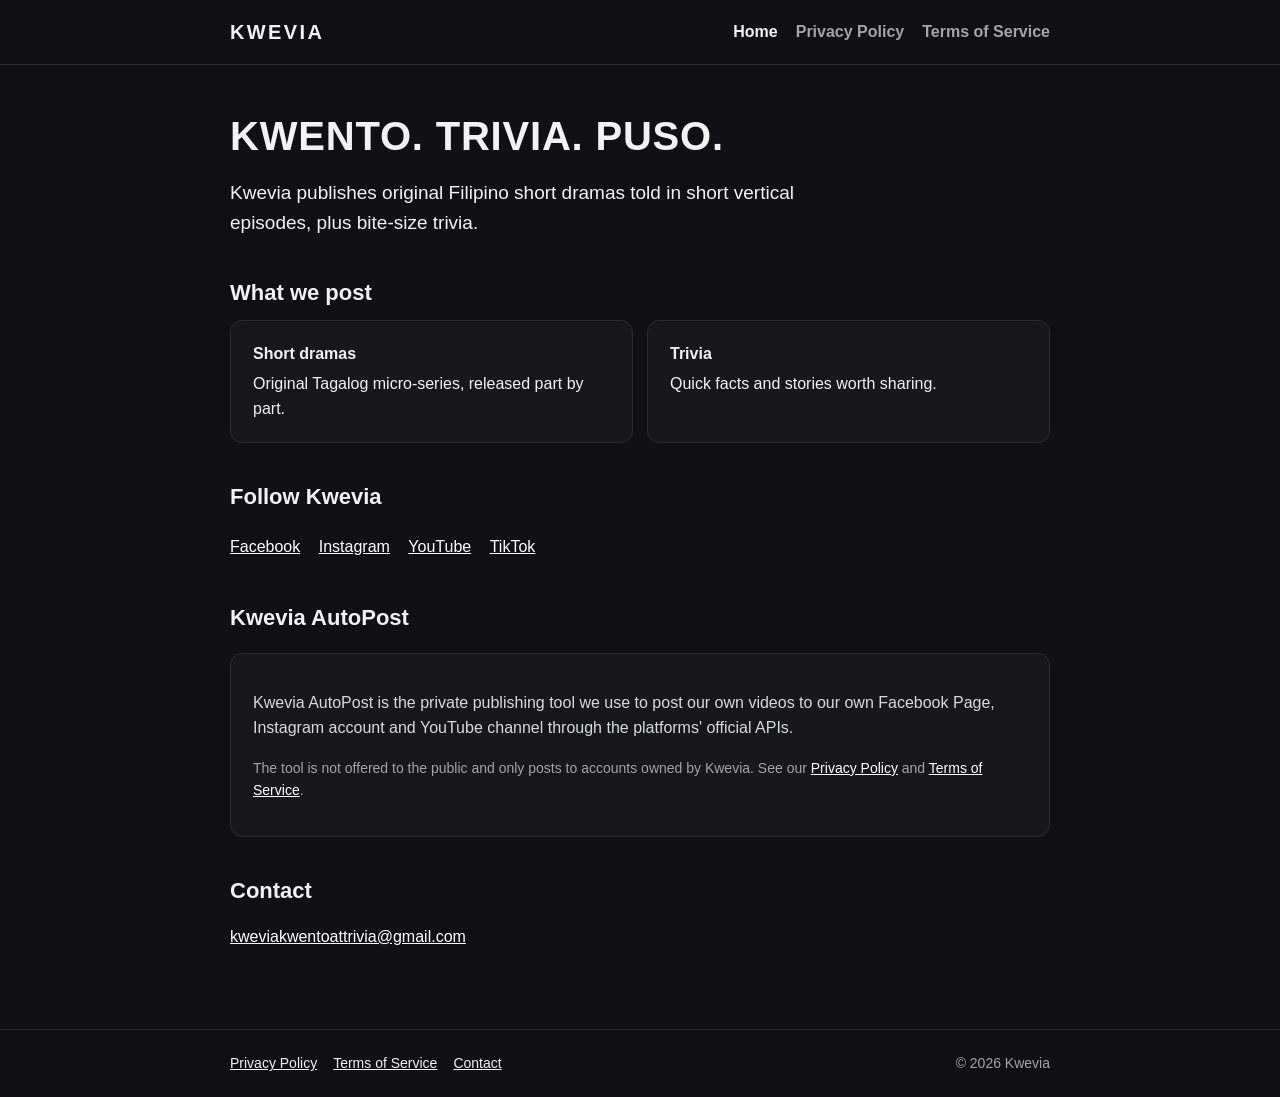
<file: index.html>
<!doctype html>
<html lang="en">
<head>
<meta charset="utf-8">
<meta name="viewport" content="width=device-width, initial-scale=1">
<title>Kwevia — Kwento at Trivia</title>
<meta name="description" content="Kwevia publishes original Filipino short dramas and trivia.">
<link rel="icon" href="logo.png">
<link rel="stylesheet" href="style.css">
</head>
<body>
<header><div class="wrap">
  <a class="brand" href="index.html">KWEVIA</a>
  <nav><a href="index.html" aria-current="page">Home</a><a href="privacy.html">Privacy Policy</a><a href="terms.html">Terms of Service</a></nav>
</div></header>

<main><div class="wrap">
  <h1>Kwento. Trivia. Puso.</h1>
  <p class="lead">Kwevia publishes original Filipino short dramas told in short vertical episodes, plus bite-size trivia.</p>

  <h2>What we post</h2>
  <div class="grid">
    <div class="card"><b>Short dramas</b>Original Tagalog micro-series, released part by part.</div>
    <div class="card"><b>Trivia</b>Quick facts and stories worth sharing.</div>
  </div>

  <h2>Follow Kwevia</h2>
  <p class="social">
    <a href="https://www.facebook.com/kwevia">Facebook</a>
    <a href="https://www.instagram.com/kwev.ia/">Instagram</a>
    <a href="https://www.youtube.com/@kwevia">YouTube</a>
    <a href="https://www.tiktok.com/@kwev.ia">TikTok</a>
  </p>

  <h2>Kwevia AutoPost</h2>
  <div class="card">
    <p>Kwevia AutoPost is the private publishing tool we use to post our own videos to our own Facebook Page,
    Instagram account and YouTube channel through the platforms' official APIs.</p>
    <p class="muted">The tool is not offered to the public and only posts to accounts owned by Kwevia.
    See our <a href="privacy.html">Privacy Policy</a> and <a href="terms.html">Terms of Service</a>.</p>
  </div>

  <h2>Contact</h2>
  <p><a href="mailto:kweviakwentoattrivia@gmail.com">kweviakwentoattrivia@gmail.com</a></p>
</div></main>

<footer><div class="wrap">
  <div><a href="privacy.html">Privacy Policy</a><a href="terms.html">Terms of Service</a><a href="mailto:kweviakwentoattrivia@gmail.com">Contact</a></div>
  <div>© 2026 Kwevia</div>
</div></footer>
</body>
</html>
</file>
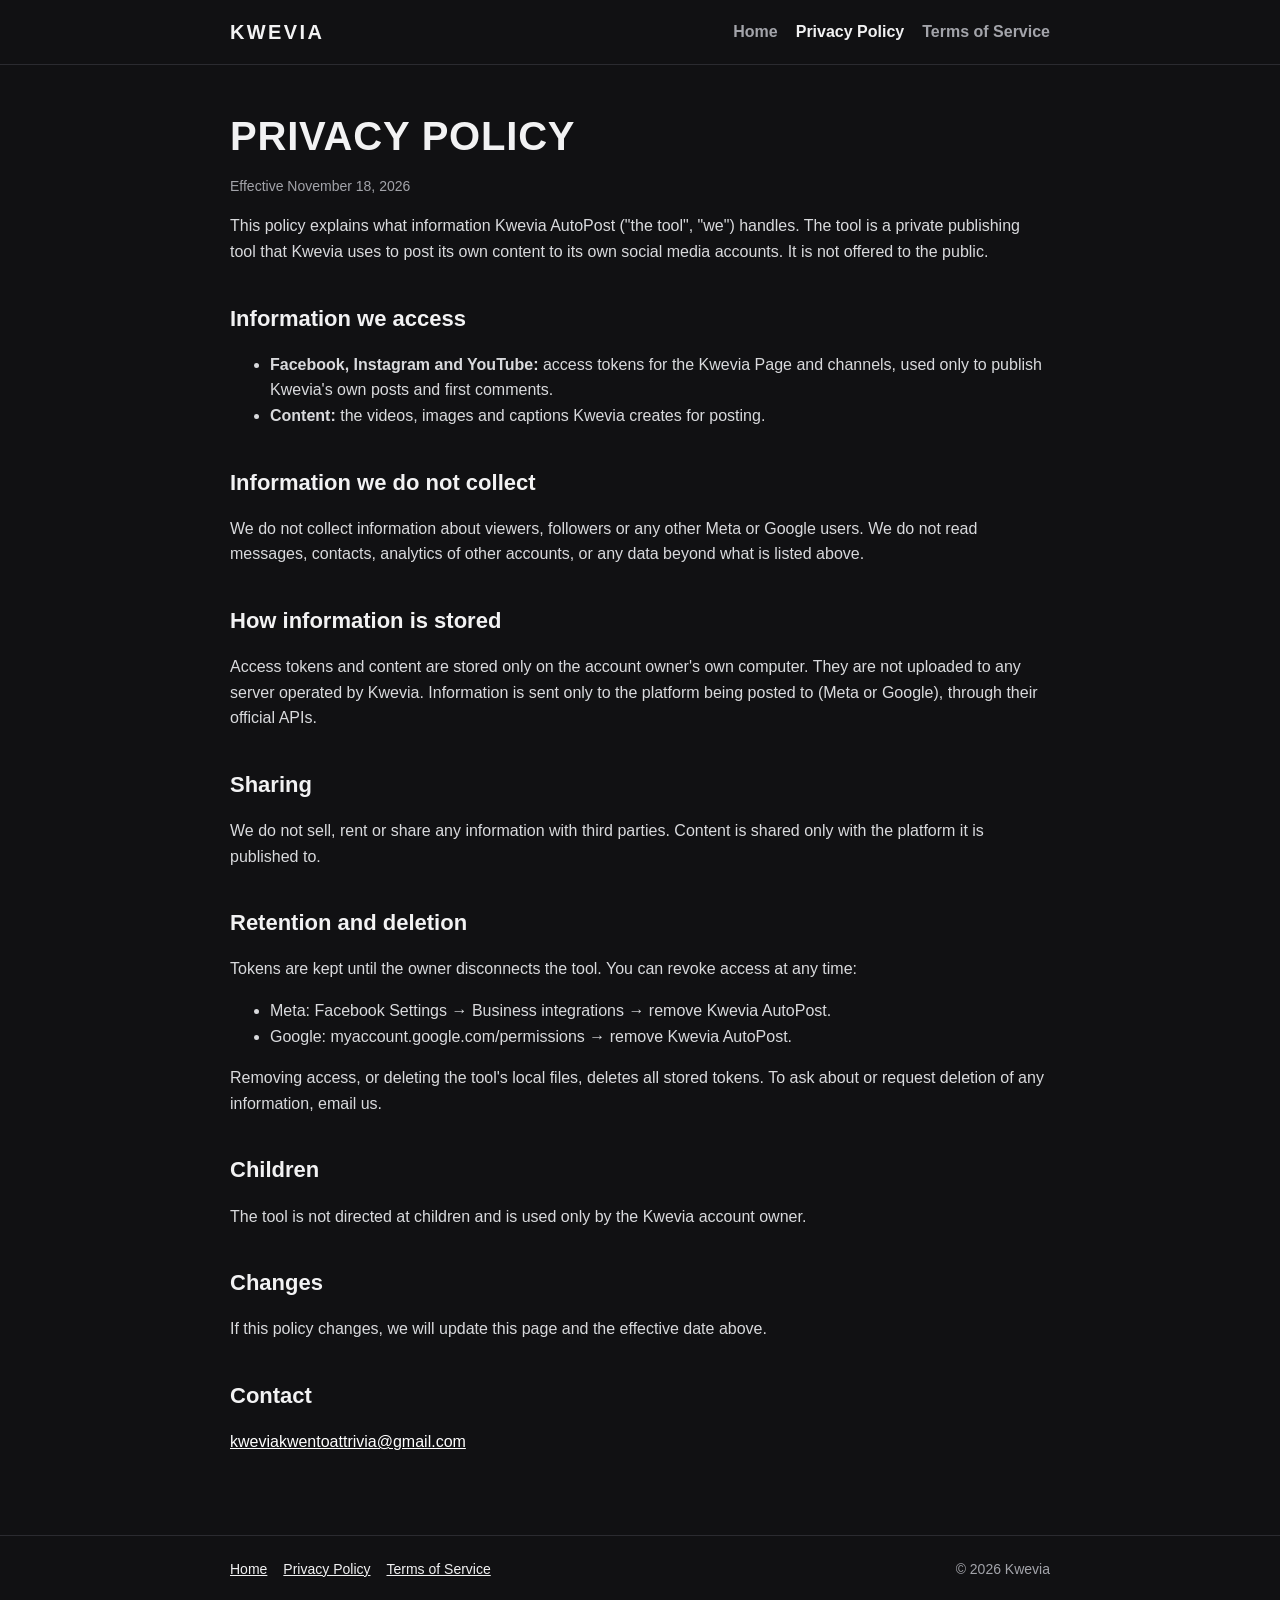
<file: privacy.html>
<!doctype html>
<html lang="en">
<head>
<meta charset="utf-8">
<meta name="viewport" content="width=device-width, initial-scale=1">
<title>Privacy Policy — Kwevia</title>
<link rel="icon" href="logo.png">
<link rel="stylesheet" href="style.css">
</head>
<body>
<header><div class="wrap">
  <a class="brand" href="index.html">KWEVIA</a>
  <nav><a href="index.html">Home</a><a href="privacy.html" aria-current="page">Privacy Policy</a><a href="terms.html">Terms of Service</a></nav>
</div></header>

<main><div class="wrap">
  <h1>Privacy Policy</h1>
  <p class="muted">Effective November 18, 2026</p>

  <p>This policy explains what information Kwevia AutoPost ("the tool", "we") handles. The tool is a private
  publishing tool that Kwevia uses to post its own content to its own social media accounts. It is not
  offered to the public.</p>

  <h2>Information we access</h2>
  <ul>
    <li><b>Facebook, Instagram and YouTube:</b> access tokens for the Kwevia Page and channels, used only to
    publish Kwevia's own posts and first comments.</li>
    <li><b>Content:</b> the videos, images and captions Kwevia creates for posting.</li>
  </ul>

  <h2>Information we do not collect</h2>
  <p>We do not collect information about viewers, followers or any other Meta or Google users.
  We do not read messages, contacts, analytics of other accounts, or any data beyond what is listed above.</p>

  <h2>How information is stored</h2>
  <p>Access tokens and content are stored only on the account owner's own computer. They are not uploaded to
  any server operated by Kwevia. Information is sent only to the platform being posted to (Meta or Google), through their official APIs.</p>

  <h2>Sharing</h2>
  <p>We do not sell, rent or share any information with third parties. Content is shared only with the platform
  it is published to.</p>

  <h2>Retention and deletion</h2>
  <p>Tokens are kept until the owner disconnects the tool. You can revoke access at any time:</p>
  <ul>
    <li>Meta: Facebook Settings → Business integrations → remove Kwevia AutoPost.</li>
    <li>Google: myaccount.google.com/permissions → remove Kwevia AutoPost.</li>
  </ul>
  <p>Removing access, or deleting the tool's local files, deletes all stored tokens. To ask about or request deletion
  of any information, email us.</p>

  <h2>Children</h2>
  <p>The tool is not directed at children and is used only by the Kwevia account owner.</p>

  <h2>Changes</h2>
  <p>If this policy changes, we will update this page and the effective date above.</p>

  <h2>Contact</h2>
  <p><a href="mailto:kweviakwentoattrivia@gmail.com">kweviakwentoattrivia@gmail.com</a></p>
</div></main>

<footer><div class="wrap">
  <div><a href="index.html">Home</a><a href="privacy.html">Privacy Policy</a><a href="terms.html">Terms of Service</a></div>
  <div>© 2026 Kwevia</div>
</div></footer>
</body>
</html>
</file>
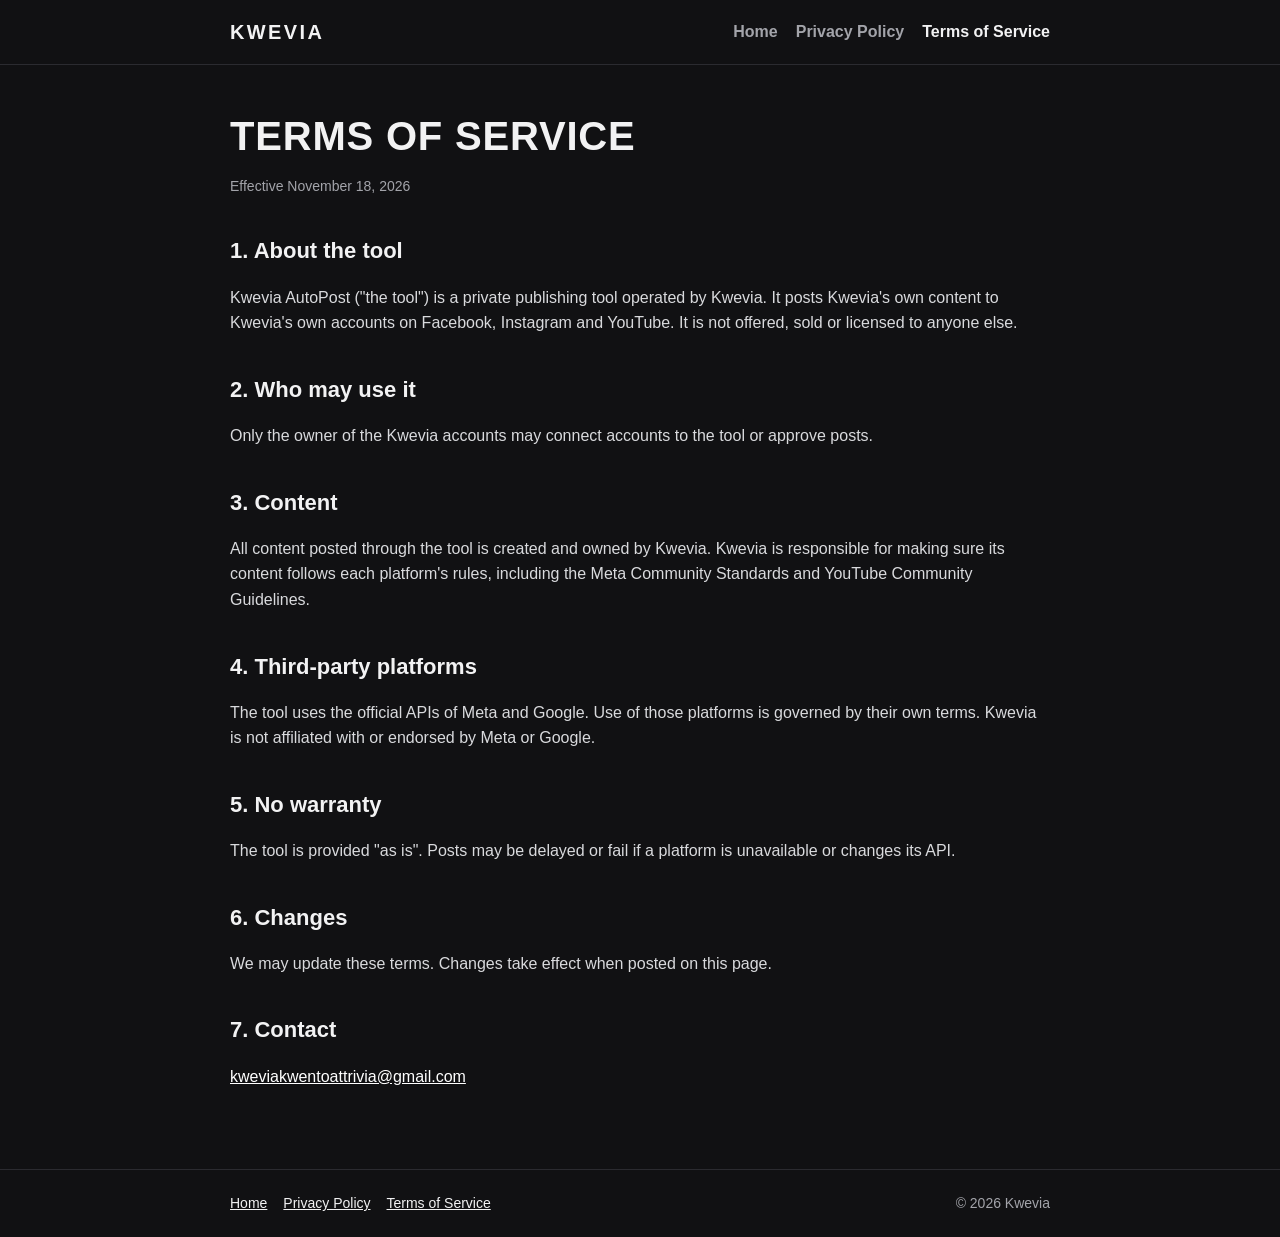
<file: terms.html>
<!doctype html>
<html lang="en">
<head>
<meta charset="utf-8">
<meta name="viewport" content="width=device-width, initial-scale=1">
<title>Terms of Service — Kwevia</title>
<link rel="icon" href="logo.png">
<link rel="stylesheet" href="style.css">
</head>
<body>
<header><div class="wrap">
  <a class="brand" href="index.html">KWEVIA</a>
  <nav><a href="index.html">Home</a><a href="privacy.html">Privacy Policy</a><a href="terms.html" aria-current="page">Terms of Service</a></nav>
</div></header>

<main><div class="wrap">
  <h1>Terms of Service</h1>
  <p class="muted">Effective November 18, 2026</p>

  <h2>1. About the tool</h2>
  <p>Kwevia AutoPost ("the tool") is a private publishing tool operated by Kwevia. It posts Kwevia's own
  content to Kwevia's own accounts on Facebook, Instagram and YouTube. It is not offered, sold or
  licensed to anyone else.</p>

  <h2>2. Who may use it</h2>
  <p>Only the owner of the Kwevia accounts may connect accounts to the tool or approve posts.</p>

  <h2>3. Content</h2>
  <p>All content posted through the tool is created and owned by Kwevia. Kwevia is responsible for making sure
  its content follows each platform's rules, including the Meta Community Standards and YouTube Community Guidelines.</p>

  <h2>4. Third-party platforms</h2>
  <p>The tool uses the official APIs of Meta and Google. Use of those platforms is governed by their own terms.
  Kwevia is not affiliated with or endorsed by Meta or Google.</p>

  <h2>5. No warranty</h2>
  <p>The tool is provided "as is". Posts may be delayed or fail if a platform is unavailable or changes its API.</p>

  <h2>6. Changes</h2>
  <p>We may update these terms. Changes take effect when posted on this page.</p>

  <h2>7. Contact</h2>
  <p><a href="mailto:kweviakwentoattrivia@gmail.com">kweviakwentoattrivia@gmail.com</a></p>
</div></main>

<footer><div class="wrap">
  <div><a href="index.html">Home</a><a href="privacy.html">Privacy Policy</a><a href="terms.html">Terms of Service</a></div>
  <div>© 2026 Kwevia</div>
</div></footer>
</body>
</html>
</file>
<file: style.css>
:root{--bg:#111113;--card:#1a1a1d;--ink:#f2f2f3;--muted:#a3a4aa;--line:#2b2b30;--accent:#ffffff}
*{box-sizing:border-box}
body{margin:0;background:var(--bg) ;color:var(--ink);
  font:16px/1.6 "Segoe UI",Arial,Helvetica,sans-serif}
.wrap{max-width:860px;margin:0 auto;padding:0 20px}
header{border-bottom:1px solid var(--line);background:rgba(17,17,19,.85)}
header .wrap{display:flex;align-items:center;justify-content:space-between;gap:16px;padding:16px 20px;flex-wrap:wrap}
.brand{font-weight:800;letter-spacing:.12em;font-size:20px;color:var(--ink);text-decoration:none}
nav a{color:var(--muted);text-decoration:none;margin-left:18px;font-weight:600}
nav a:hover,nav a[aria-current]{color:var(--ink)}
main{padding:48px 0 64px}
h1{font-size:40px;line-height:1.15;margin:0 0 16px;text-transform:uppercase;letter-spacing:.02em}
h2{font-size:22px;margin:36px 0 10px}
p,li{color:#d9dadd}
.lead{font-size:19px;color:var(--ink);max-width:640px}
.card{background:rgba(26,26,29,.92);border:1px solid var(--line);border-radius:12px;padding:20px 22px;margin:18px 0}
.grid{display:grid;grid-template-columns:repeat(auto-fit,minmax(180px,1fr));gap:14px}
.grid .card{margin:0}
.grid b{display:block;margin-bottom:4px}
a{color:var(--accent)}
.social a{display:inline-block;margin:4px 14px 4px 0}
footer{border-top:1px solid var(--line);background:rgba(17,17,19,.9);padding:22px 0;color:var(--muted);font-size:14px}
footer .wrap{display:flex;justify-content:space-between;gap:12px;flex-wrap:wrap}
footer a{color:var(--ink);margin-right:16px}
.muted{color:var(--muted);font-size:14px}
@media (max-width:600px){h1{font-size:30px}nav a{margin:0 14px 0 0}}
</file>
